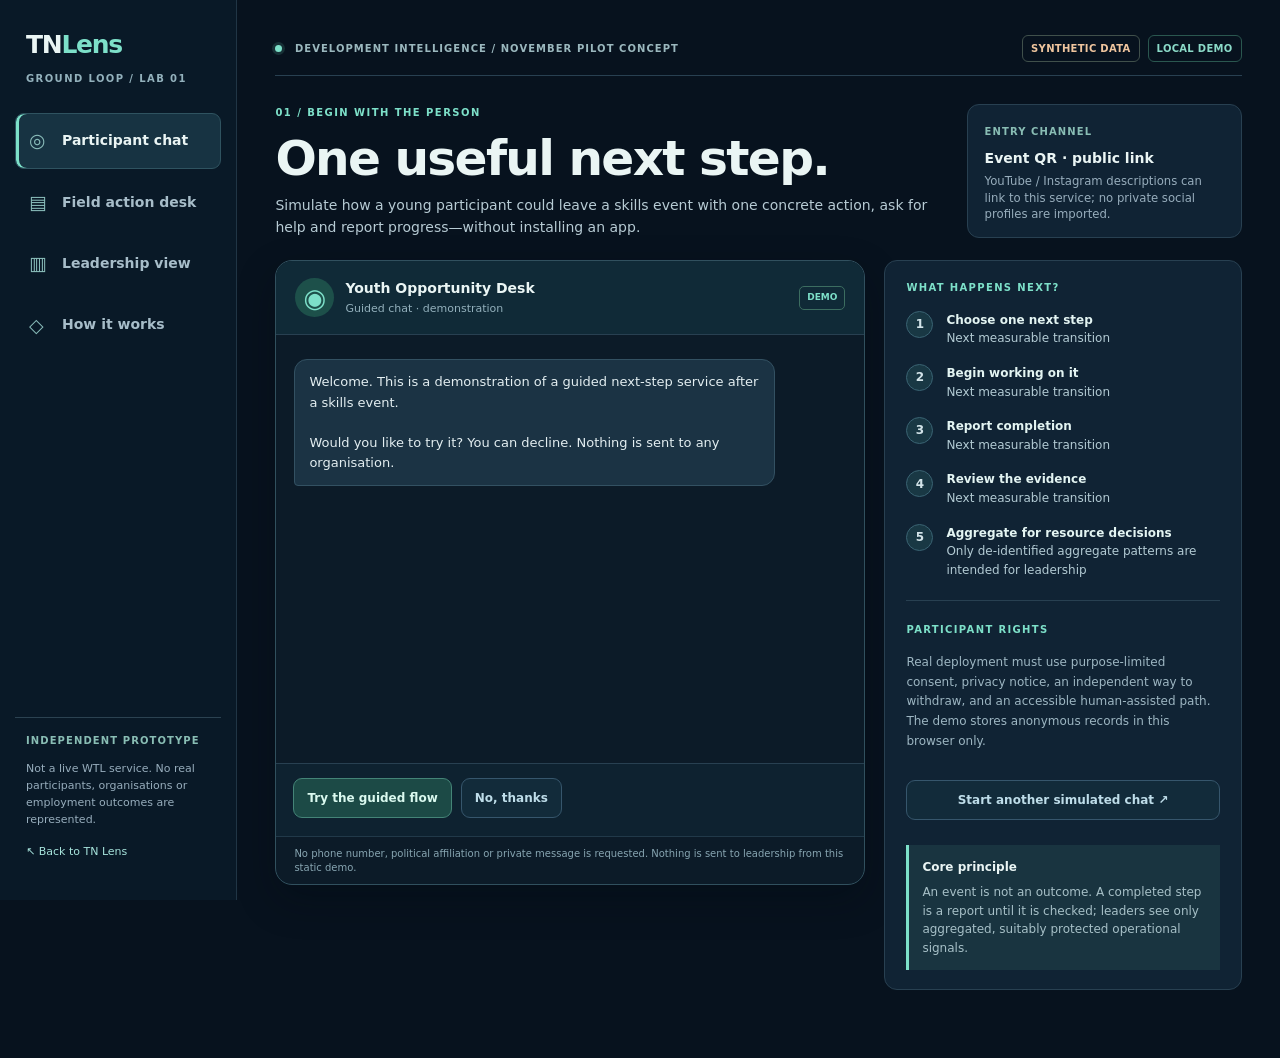
<file: static/loop/index.html>
<!doctype html>
<html lang="en"><head><meta charset="utf-8"><meta name="viewport" content="width=device-width,initial-scale=1"><meta name="theme-color" content="#09141e"><meta name="description" content="Ground Loop: an opt-in next-step to public-outcome prototype for TN Lens. Simulated only."><title>Ground Loop | TN Lens</title><link rel="stylesheet" href="./styles.css"></head>
<body><div class="shell">
<aside class="side" aria-label="Main navigation"><div class="brand">TN<span>Lens</span><small>GROUND LOOP / LAB 01</small></div>
<nav class="nav" aria-label="Views"><button class="navitem active" data-view="chat"><span class="navicon">◎</span>Participant chat</button><button class="navitem" data-view="field"><span class="navicon">▤</span>Field action desk</button><button class="navitem" data-view="leadership"><span class="navicon">▥</span>Leadership view</button><button class="navitem" data-view="architecture"><span class="navicon">◇</span>How it works</button></nav>
<div class="sidenote"><span class="tiny-label">INDEPENDENT PROTOTYPE</span><p>Not a live WTL service. No real participants, organisations or employment outcomes are represented.</p><a href="../">↖ Back to TN Lens</a></div></aside>
<main class="main"><header class="top"><div class="eyebrow"><span class="pulse"></span> DEVELOPMENT INTELLIGENCE / NOVEMBER PILOT CONCEPT</div><div class="topright"><span class="datatag">SYNTHETIC DATA</span><span class="mode" id="storage-mode">LOCAL DEMO</span></div></header>
<section class="page active" id="page-chat" aria-labelledby="chat-title"><div class="headline"><div><div class="kicker">01 / Begin with the person</div><h1 id="chat-title">One useful next step.</h1><p>Simulate how a young participant could leave a skills event with one concrete action, ask for help and report progress—without installing an app.</p></div><div class="headline-aside"><span class="smallcaps">ENTRY CHANNEL</span><b>Event QR · public link</b><small>YouTube / Instagram descriptions can link to this service; no private social profiles are imported.</small></div></div>
<div class="chat-grid"><div class="phone"><div class="phone-top"><div class="phone-id">◉</div><div><b>Youth Opportunity Desk</b><span>Guided chat · demonstration</span></div><span class="phone-online">DEMO</span></div><div class="chat-stream" id="chat-stream" aria-live="polite"></div><div class="chat-controls" id="chat-controls"></div><div class="phone-foot">No phone number, political affiliation or private message is requested. Nothing is sent to leadership from this static demo.</div></div>
<div class="sidepanel"><div class="panel-label">WHAT HAPPENS NEXT?</div><div class="journey" id="journey"></div><div class="sep"></div><div class="panel-label">PARTICIPANT RIGHTS</div><p class="fine">Real deployment must use purpose-limited consent, privacy notice, an independent way to withdraw, and an accessible human-assisted path. The demo stores anonymous records in this browser only.</p><button class="outline wide" id="new-session">Start another simulated chat ↗</button><div class="helpbox"><strong>Core principle</strong><span>An event is not an outcome. A completed step is a report until it is checked; leaders see only aggregated, suitably protected operational signals.</span></div></div></div></section>
<section class="page" id="page-field" aria-labelledby="field-title"><div class="headline"><div><div class="kicker">02 / Respond to real blockers</div><h1 id="field-title">Field action desk.</h1><p>Support requests and completion claims are converted into follow-up work, with reasons and auditable review decisions.</p></div><div class="headline-aside"><span class="smallcaps">SIMULATED OPERATIONS</span><b>Human-in-the-loop</b><small>In production, coordinators need access control and a separate protected case system.</small></div></div><div class="field-summary" id="field-metrics"></div><div class="field-layout"><div class="panel"><div class="panel-header"><h2>Attention queue</h2><span id="queue-count" class="count-pill"></span></div><div id="field-list" class="field-list"></div></div><div class="panel" id="field-detail"></div></div></section>
<section class="page" id="page-leadership" aria-labelledby="leader-title"><div class="headline"><div><div class="kicker">03 / Convert field evidence to decisions</div><h1 id="leader-title">Leadership intelligence.</h1><p>Every next step contributes an aggregate signal. Track completion, unsolved barriers and evidence quality before committing additional resources.</p></div><div class="actions"><button class="outline" id="export-digest">↓ Export leadership brief</button><button class="outline" id="export-csv">↓ Aggregate CSV</button></div></div><div class="synthetic-notice">These are <b>fictional demonstration records</b>, not results from We The Leaders, Tamil Nadu or any actual youth cohort. New demo interactions are held in your browser, not transmitted to a server.</div><div id="leader-metrics" class="metric-grid"></div><div class="leader-grid"><div class="panel"><div class="panel-header"><h2>Outcome waterfall</h2><span class="smallcaps">Cumulative count · same cohort</span></div><p class="fine">Each stage is a subset of the previous stage; the bars are <b>not additive</b>. Click one to inspect the records behind the number.</p><div id="funnel" class="funnel"></div><div id="funnel-detail" class="funnel-detail"></div></div><div class="panel"><div class="panel-header"><h2>Where help is needed</h2><span class="smallcaps">Open cases · demo</span></div><div id="barriers" class="barriers"></div><div class="sep"></div><h3>Resource scenario</h3><p class="fine">An illustrative capacity calculator, not a forecast of jobs created.</p><div class="inputs"><label>Volunteer-hours available<input id="vol-hours" type="number" inputmode="numeric" min="0" max="10000" value="12"></label><label>Hours per help case<input id="hours-per" type="number" inputmode="decimal" step="0.5" min="0.5" max="1000" value="2"></label></div><div id="scenario" class="scenario"></div></div></div><div class="panel learning"><div class="panel-header"><h2>Decision questions created by the data</h2><span class="smallcaps">Not algorithmic allocation</span></div><div id="decision-questions" class="questions"></div></div><div class="dataset-controls"><span>Dataset: <strong id="dataset-label">Synthetic fixtures + browser-local demos</strong></span><button class="text-button" id="clear-fixtures">Start with an empty dataset</button><button class="text-button" id="restore-fixtures">Restore synthetic dataset</button></div></section>
<section class="page" id="page-architecture" aria-labelledby="architecture-title"><div class="headline"><div><div class="kicker">04 / Practical deployment design</div><h1 id="architecture-title">The loop, not another app.</h1><p>One task produces an individual benefit and an aggregate learning signal. Human decisions connect the two.</p></div></div><div class="arch-steps"><article><span>01</span><h3>Enter through existing touchpoints</h3><p>Public event QR, direct link or a link in a published video description. A lightweight Tamil/English web chat; no installation or account mandatory for the first interaction.</p></article><article><span>02</span><h3>Create a real, measurable step</h3><p>Choose a CV, mentorship, portfolio or apprenticeship-related next step; opt into follow-up separately. No party membership or political data needed.</p></article><article><span>03</span><h3>Close the feedback loop</h3><p>Participant reports progress or a barrier. A permitted coordinator can offer support or request confirmation. Distinguish self-report from independently reviewed evidence.</p></article><article><span>04</span><h3>Surface aggregated patterns</h3><p>Aggregate by public-service topic and delivery programme, not by voting intention. Leaders see completion denominators, missingness, resource use and recurring barriers.</p></article><article><span>05</span><h3>Decide, test, measure again</h3><p>Document decisions to add mentors, improve information or collaborate with existing providers; measure whether the intervention affected the barrier, not only total events.</p></article></div>
<div class="arch-grid"><div class="panel"><h2>Production architecture</h2><code class="arch-code">Mobile web chat / PWA
    ↓
Authenticated civic case API
    ↓
Consent record · pseudonymous case
    ↓
Field task queue + evidence review
    ↓
Aggregated, de-identified signals
    ↓
TN Lens leadership decision brief</code><p class="fine">Centralised syncing is a future capability. This demo has no cloud case database or outreach automation.</p></div><div class="panel"><h2>Three deployment gates</h2><ul class="plain-list"><li><b>Authority:</b> check WTL's existing app and obtain the programme owner's approval; avoid parallel participant databases.</li><li><b>Privacy:</b> separate contact details and follow-up consent from dashboards; access roles, deletion, audit records, escalation and human review.</li><li><b>Channel:</b> do not assume WhatsApp Cloud API can be used by a political movement: Meta's WhatsApp Business Platform policy prohibits political parties, candidates and campaigns.</li></ul><a class="source-link" href="https://whatsappbusiness.com/policy/" target="_blank" rel="noopener noreferrer">Read Meta's WhatsApp policy ↗</a></div></div><div class="sourcebar">Sources: <a href="https://www.wetheleader.org/theme-detail?theme=youth-skilling-empowerment" target="_blank" rel="noopener noreferrer">WTL November programme</a> · <a href="https://whatsappbusiness.com/policy/" target="_blank" rel="noopener noreferrer">WhatsApp Business Platform policy</a></div></section>
</main></div><div id="toast" class="toast" role="status" aria-live="polite"></div><script src="./app.js" defer></script></body></html>
</file>
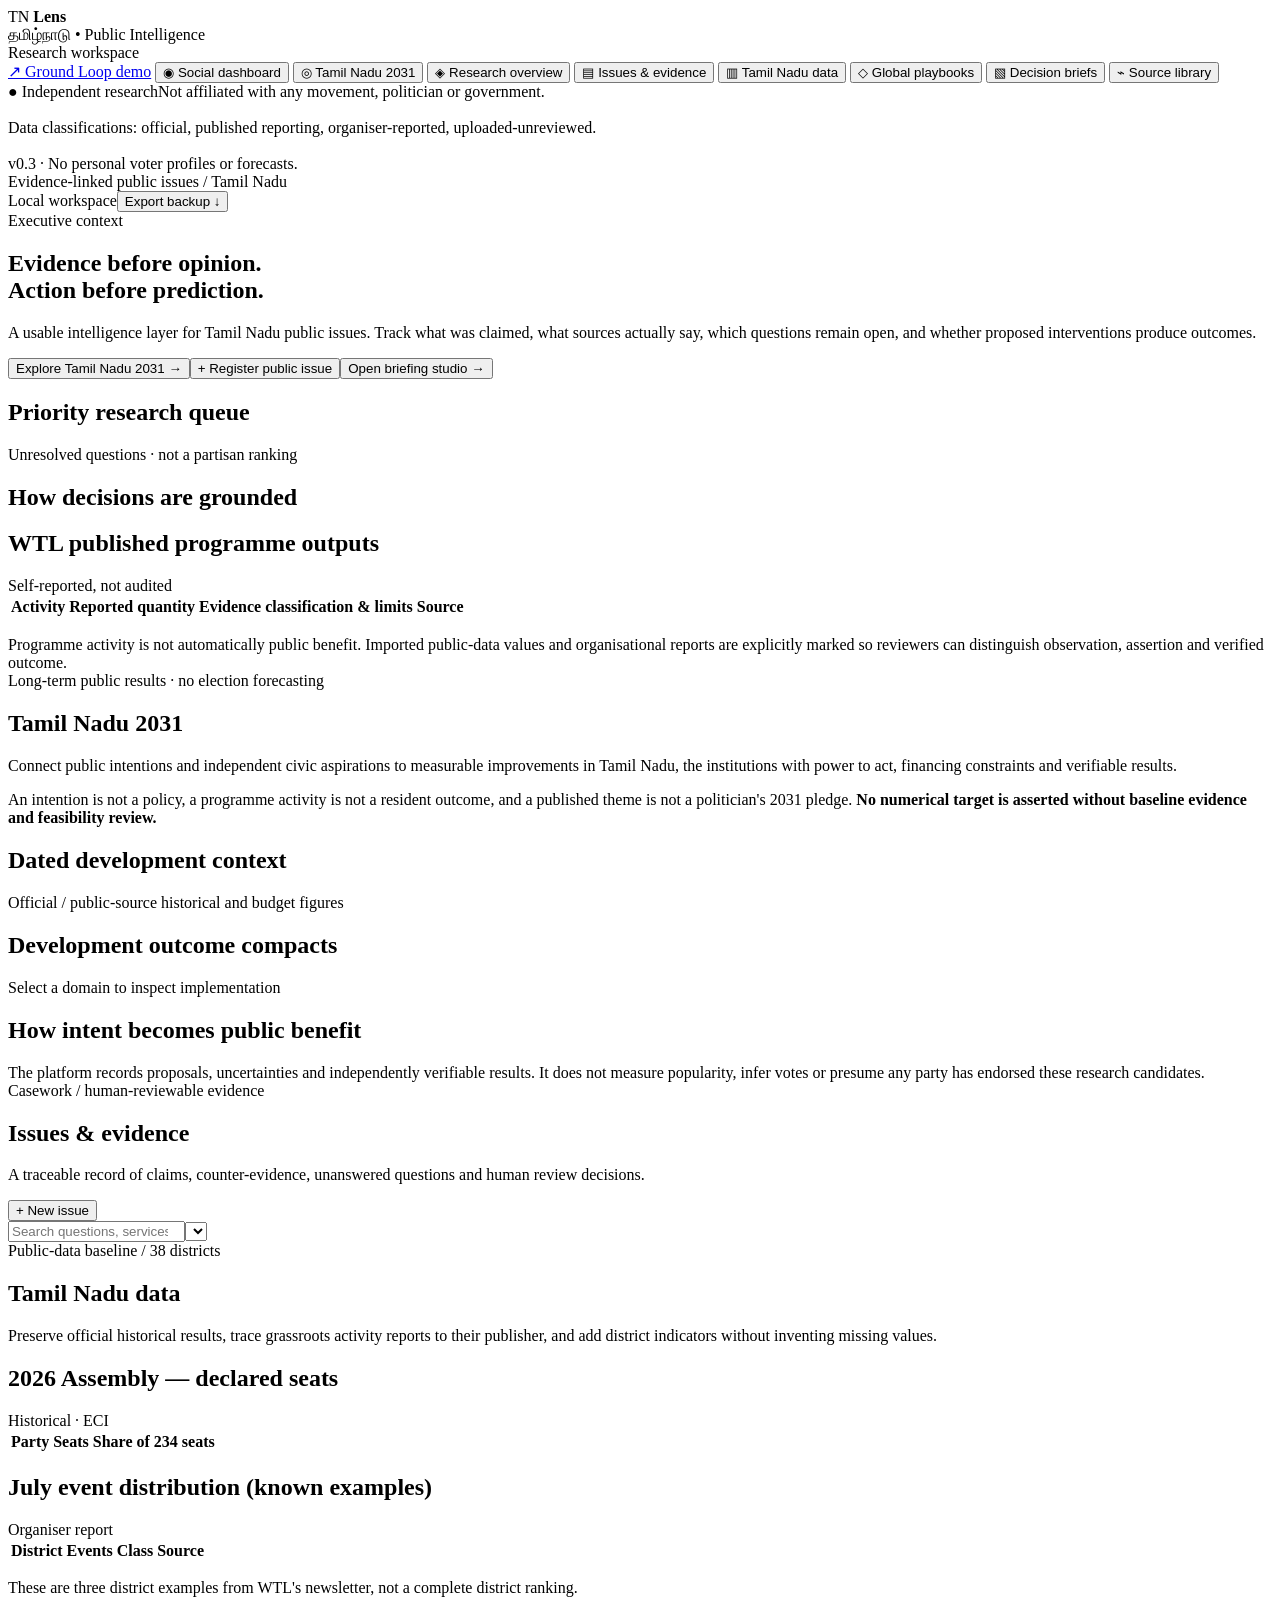
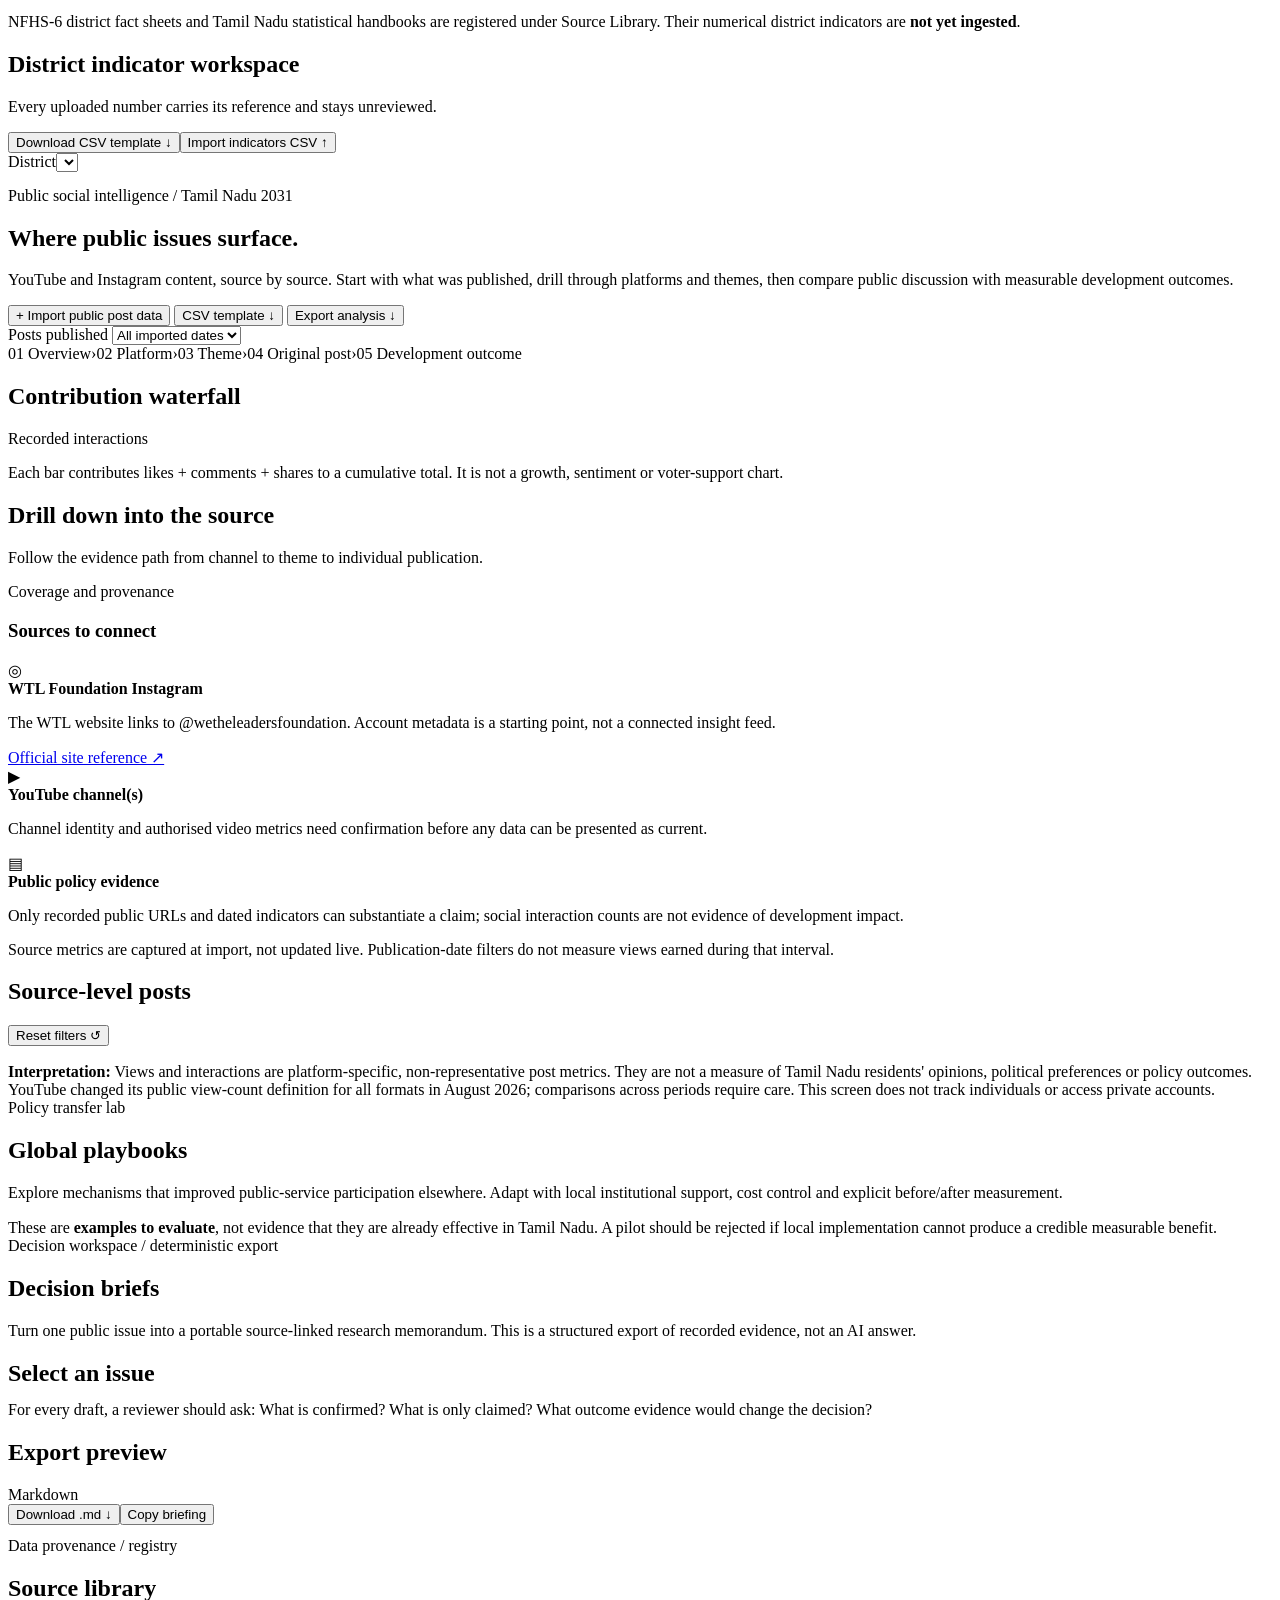
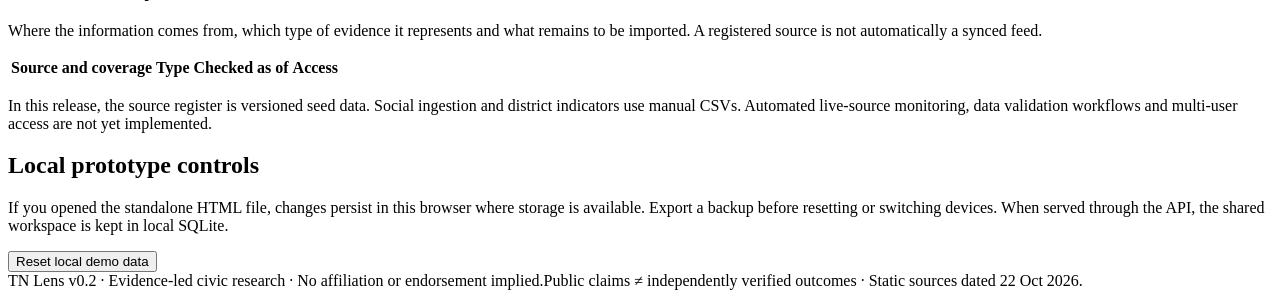
<file: templates/index.template.html>
<!doctype html>
<html lang="en">
<head>
<meta charset="utf-8">
<meta name="viewport" content="width=device-width,initial-scale=1">
<meta name="description" content="TN Lens — Independent public evidence and issue intelligence workspace for Tamil Nadu.">
<title>TN Lens · Public Intelligence</title>
<style>
/* STYLES_INJECT */
</style>
</head>
<body>
<div id="app">
  <aside class="side" aria-label="Primary navigation">
    <div class="brandrow"><div class="logo">TN <b>Lens</b></div><div class="sublogo">தமிழ்நாடு • Public Intelligence</div></div>
    <div class="sidehead">Research workspace</div>
    <nav class="nav" aria-label="Sections">
      <a class="loop-shortcut" href="loop/" aria-label="Open Ground Loop chat-to-outcome demo">↗ Ground Loop demo</a>
      <button type="button" class="active" data-nav="social"><span class="symbol">◉</span> Social dashboard</button>
      <button type="button" data-nav="development"><span class="symbol">◎</span> Tamil Nadu 2031</button>
      <button type="button" data-nav="overview"><span class="symbol">◈</span> Research overview</button>
      <button type="button" data-nav="issues"><span class="symbol">▤</span> Issues & evidence</button>
      <button type="button" data-nav="tndata"><span class="symbol">▥</span> Tamil Nadu data</button>
      <button type="button" data-nav="playbooks"><span class="symbol">◇</span> Global playbooks</button>
      <button type="button" data-nav="briefs"><span class="symbol">▧</span> Decision briefs</button>
      <button type="button" data-nav="sources"><span class="symbol">⌁</span> Source library</button>
    </nav>
    <div class="sidefoot"><span class="seed">● Independent research</span>Not affiliated with any movement, politician or government.<br><br>Data classifications: official, published reporting, organiser-reported, uploaded-unreviewed.<br><br>v0.3 · No personal voter profiles or forecasts.</div>
  </aside>
  <main class="main">
    <header class="top">
      <div class="top-left"><span class="dot"></span> Evidence-linked public issues <span class="meta">/</span> Tamil Nadu</div>
      <div class="top-right"><span id="connection-pill" class="server local">Local workspace</span><button type="button" class="btn quiet" data-action="export-json">Export backup ↓</button></div>
    </header>

    <section class="view active" id="view_overview" aria-label="Overview">
      <div class="kicker">Executive context <span id="asof" class="meta" style="margin-left:12px;letter-spacing:0;text-transform:none"></span></div>
      <h1 class="page-title">Evidence before opinion.<br><span class="accent-number">Action before prediction.</span></h1>
      <p class="page-lede">A usable intelligence layer for Tamil Nadu public issues. Track what was claimed, what sources actually say, which questions remain open, and whether proposed interventions produce outcomes.</p>
      <div class="wrap"><button class="btn primary" data-action="go" data-view="development">Explore Tamil Nadu 2031 →</button><button class="btn" data-action="new-issue">+ Register public issue</button><button class="btn" data-action="go" data-view="briefs">Open briefing studio →</button></div>
      <div class="metrics" id="overview_metrics"></div>
      <div class="cols">
        <section class="card"><div class="card-head"><h2>Priority research queue</h2><span class="fine">Unresolved questions · not a partisan ranking</span></div><div id="home_decisions"></div></section>
        <section class="card"><div class="card-head"><h2>How decisions are grounded</h2></div><div id="home_workflow"></div></section>
      </div>
      <div class="section-row"><h2 class="section-title">WTL published programme outputs</h2><span class="chip reported">Self-reported, not audited</span></div>
      <div class="card slim table-wrap"><table><thead><tr><th>Activity</th><th>Reported quantity</th><th>Evidence classification & limits</th><th>Source</th></tr></thead><tbody id="home_programmes"></tbody></table></div>
      <div class="notice" style="margin-top:17px">Programme activity is not automatically public benefit. Imported public-data values and organisational reports are explicitly marked so reviewers can distinguish observation, assertion and verified outcome.</div>
    </section>


    <section class="view" id="view_development" aria-label="Tamil Nadu development outcomes for 2031">
      <div class="kicker">Long-term public results · no election forecasting</div>
      <h1 class="page-title">Tamil Nadu <span class="accent-number">2031</span></h1>
      <p class="page-lede">Connect public intentions and independent civic aspirations to measurable improvements in Tamil Nadu, the institutions with power to act, financing constraints and verifiable results.</p>
      <div class="notice cool">An intention is not a policy, a programme activity is not a resident outcome, and a published theme is not a politician's 2031 pledge. <b>No numerical target is asserted without baseline evidence and feasibility review.</b></div>
      <div class="section-row"><h2 class="section-title">Dated development context</h2><span class="fine">Official / public-source historical and budget figures</span></div>
      <div class="metrics dev-context" id="development_context"></div>
      <div class="section-row"><h2 class="section-title">Development outcome compacts</h2><span class="fine">Select a domain to inspect implementation</span></div>
      <div class="dev-layout"><div class="dev-goals" id="development_goals"></div><section class="card dev-detail" id="development_detail" aria-live="polite"></section></div>
      <div class="section-row"><h2 class="section-title">How intent becomes public benefit</h2></div>
      <div class="dev-stages" id="development_stages"></div>
      <div class="notice" style="margin-top:18px">The platform records proposals, uncertainties and independently verifiable results. It does not measure popularity, infer votes or presume any party has endorsed these research candidates.</div>
    </section>

    <section class="view" id="view_issues" aria-label="Issue registry">
      <div class="page-heading"><div><div class="kicker">Casework / human-reviewable evidence</div><h1 class="page-title">Issues & evidence</h1><p class="page-lede">A traceable record of claims, counter-evidence, unanswered questions and human review decisions.</p></div><button class="btn primary" data-action="new-issue">+ New issue</button></div>
      <div class="filterrow"><input id="filter_search" type="search" placeholder="Search questions, services and districts" aria-label="Search case records"><select id="filter_status" aria-label="Filter by review status"></select></div>
      <div class="cases"><div class="case-list" id="case_list"></div><div id="case_detail"></div></div>
    </section>

    <section class="view" id="view_tndata" aria-label="Tamil Nadu public data">
      <div class="kicker">Public-data baseline / 38 districts</div><h1 class="page-title">Tamil Nadu data</h1>
      <p class="page-lede">Preserve official historical results, trace grassroots activity reports to their publisher, and add district indicators without inventing missing values.</p>
      <div class="cols">
        <section class="card"><div class="card-head"><h2>2026 Assembly — declared seats</h2><span class="chip">Historical · ECI</span></div><div class="table-wrap"><table><thead><tr><th>Party</th><th>Seats</th><th>Share of 234 seats</th></tr></thead><tbody id="election_seats"></tbody></table></div><p id="data_footnote" class="fine" style="margin-top:14px"></p></section>
        <div><section class="card"><div class="card-head"><h2>July event distribution (known examples)</h2><span class="chip reported">Organiser report</span></div><div class="table-wrap"><table><thead><tr><th>District</th><th>Events</th><th>Class</th><th>Source</th></tr></thead><tbody id="district_events"></tbody></table></div><p class="fine">These are three district examples from WTL's newsletter, not a complete district ranking.</p></section><div class="notice cool" style="margin-top:14px">NFHS-6 district fact sheets and Tamil Nadu statistical handbooks are registered under Source Library. Their numerical district indicators are <b>not yet ingested</b>.</div></div>
      </div>
      <div class="section-row"><div><h2 class="section-title">District indicator workspace</h2><p class="fine">Every uploaded number carries its reference and stays unreviewed.</p></div><div class="wrap"><button class="btn quiet" data-action="template-indicators">Download CSV template ↓</button><button class="btn primary" data-action="import-indicators">Import indicators CSV ↑</button></div></div>
      <div class="card"><div class="select-row" style="margin-bottom:15px"><label for="district_filter" class="fine">District</label><select id="district_filter"></select><span class="fine" id="indicator_count"></span></div><div id="indicator_rows"></div></div>
    </section>

    <section class="view" id="view_social" aria-label="Social intelligence dashboard">
      <div class="social-hero">
        <div>
          <div class="kicker">Public social intelligence / Tamil Nadu 2031</div>
          <h1 class="page-title">Where public issues <span class="accent-number">surface.</span></h1>
          <p class="page-lede">YouTube and Instagram content, source by source. Start with what was published, drill through platforms and themes, then compare public discussion with measurable development outcomes.</p>
          <div class="social-breadcrumbs" id="social_breadcrumbs" aria-label="Social analysis drill-down breadcrumbs"></div>
        </div>
        <div class="wrap">
          <button class="btn primary" data-action="import-social" type="button">+ Import public post data</button>
          <button class="btn quiet" data-action="template-social" type="button">CSV template ↓</button>
          <button class="btn quiet" data-social="export-social" type="button">Export analysis ↓</button>
        </div>
      </div>
      <div class="social-source-bar" id="social_status" role="status" aria-live="polite"></div>
      <div class="social-toolbar">
        <div class="social-platform-switch" id="social_platform_switch" aria-label="Platform filter"></div>
        <label class="social-period" for="social_period">Posts published <select id="social_period"><option value="all">All imported dates</option><option value="7">Last 7 days</option><option value="30">Last 30 days</option><option value="90">Last 90 days</option></select></label>
      </div>
      <div class="social-kpis" id="social_metrics" aria-label="Social metrics in selected scope"></div>
      <div class="social-stages" aria-label="Waterfall research navigation"><span class="active-stage">01 Overview</span><span class="stage-arrow">›</span><span>02 Platform</span><span class="stage-arrow">›</span><span>03 Theme</span><span class="stage-arrow">›</span><span>04 Original post</span><span class="stage-arrow">›</span><span>05 Development outcome</span></div>
      <div class="social-water-layout">
        <section class="social-panel social-chart-card" aria-labelledby="social_water_title">
          <div class="card-head"><h2 id="social_water_title">Contribution waterfall</h2><span class="chip">Recorded interactions</span></div>
          <p class="social-panel-lede">Each bar contributes likes + comments + shares to a cumulative total. It is not a growth, sentiment or voter-support chart.</p>
          <div id="social_waterfall" aria-live="polite"></div>
        </section>
        <section class="social-panel social-drill-card" aria-labelledby="social_drill_title">
          <div class="card-head"><h2 id="social_drill_title">Drill down into the source</h2><span class="fine" id="social_drill_stage"></span></div>
          <p class="social-panel-lede">Follow the evidence path from channel to theme to individual publication.</p>
          <div id="social_drill" aria-live="polite"></div>
        </section>
      </div>
      <div class="social-bridge-grid">
        <section class="social-panel social-goal-panel" id="social_goal_context" aria-label="Link social themes to development goals"></section>
        <section class="social-panel social-source-ready" aria-labelledby="social_sources_title">
          <div class="social-section-label">Coverage and provenance</div><h3 id="social_sources_title">Sources to connect</h3>
          <div class="social-source-item"><span class="bullet">◎</span><div><strong>WTL Foundation Instagram</strong><p>The WTL website links to @wetheleadersfoundation. Account metadata is a starting point, not a connected insight feed.</p><a href="https://www.wetheleader.org/" target="_blank" rel="noopener noreferrer">Official site reference ↗</a></div></div>
          <div class="social-source-item"><span class="bullet">▶</span><div><strong>YouTube channel(s)</strong><p>Channel identity and authorised video metrics need confirmation before any data can be presented as current.</p></div></div>
          <div class="social-source-item"><span class="bullet">▤</span><div><strong>Public policy evidence</strong><p>Only recorded public URLs and dated indicators can substantiate a claim; social interaction counts are not evidence of development impact.</p></div></div>
          <div class="social-water-note">Source metrics are captured at import, not updated live. Publication-date filters do not measure views earned during that interval.</div>
        </section>
      </div>
      <section class="card social-post-table" aria-label="Public posts and source references">
        <div class="card-head"><h2>Source-level posts</h2><button class="btn quiet small" type="button" data-social="reset-social">Reset filters ↺</button></div>
        <div id="social_post_list"></div>
        <p class="fine" id="social_evidence_footer" style="margin-top:12px"></p>
      </section>
      <div class="notice cool" style="margin-top:17px"><b>Interpretation:</b> Views and interactions are platform-specific, non-representative post metrics. They are not a measure of Tamil Nadu residents' opinions, political preferences or policy outcomes. YouTube changed its public view-count definition for all formats in August 2026; comparisons across periods require care. This screen does not track individuals or access private accounts.</div>
    </section>

    <section class="view" id="view_playbooks" aria-label="Global policy playbooks">
      <div class="kicker">Policy transfer lab</div><h1 class="page-title">Global playbooks</h1>
      <p class="page-lede">Explore mechanisms that improved public-service participation elsewhere. Adapt with local institutional support, cost control and explicit before/after measurement.</p>
      <div class="cols3" id="playbooks_grid"></div>
      <div class="notice" style="margin-top:17px">These are <b>examples to evaluate</b>, not evidence that they are already effective in Tamil Nadu. A pilot should be rejected if local implementation cannot produce a credible measurable benefit.</div>
    </section>

    <section class="view" id="view_briefs" aria-label="Source-linked briefing studio">
      <div class="kicker">Decision workspace / deterministic export</div><h1 class="page-title">Decision briefs</h1>
      <p class="page-lede">Turn one public issue into a portable source-linked research memorandum. This is a structured export of recorded evidence, not an AI answer.</p>
      <div class="cols"><div><h2 class="section-title" style="margin-bottom:13px">Select an issue</h2><div class="question-cards" id="brief_issues"></div><div class="notice cool" style="margin-top:14px">For every draft, a reviewer should ask: What is confirmed? What is only claimed? What outcome evidence would change the decision?</div></div><section class="card"><div class="card-head"><h2>Export preview</h2><span class="chip">Markdown</span></div><div class="wrap" id="brief_actions" style="margin-bottom:12px"><button class="btn primary" data-action="download-brief">Download .md ↓</button><button class="btn" data-action="copy-brief">Copy briefing</button></div><div class="brief-preview" id="brief_content"></div></section></div>
    </section>

    <section class="view" id="view_sources" aria-label="Source library">
      <div class="kicker">Data provenance / registry</div><h1 class="page-title">Source library</h1>
      <p class="page-lede">Where the information comes from, which type of evidence it represents and what remains to be imported. A registered source is not automatically a synced feed.</p>
      <div class="card table-wrap"><table><thead><tr><th>Source and coverage</th><th>Type</th><th>Checked as of</th><th>Access</th></tr></thead><tbody id="source_rows"></tbody></table></div>
      <div class="notice cool" style="margin-top:17px">In this release, the source register is versioned seed data. Social ingestion and district indicators use manual CSVs. Automated live-source monitoring, data validation workflows and multi-user access are not yet implemented.</div>
      <div class="section-row"><h2 class="section-title">Local prototype controls</h2></div><div class="card slim"><p class="fine">If you opened the standalone HTML file, changes persist in this browser where storage is available. Export a backup before resetting or switching devices. When served through the API, the shared workspace is kept in local SQLite.</p><button class="btn danger" data-action="reset-local">Reset local demo data</button></div>
    </section>

    <footer class="footer"><span>TN Lens v0.2 · Evidence-led civic research · No affiliation or endorsement implied.</span><span>Public claims ≠ independently verified outcomes · Static sources dated 22 Oct 2026.</span></footer>
  </main>
</div>
<input id="csv_file" type="file" accept=".csv,text/csv" style="display:none" aria-label="CSV import">
<div class="modal-backdrop" id="modal_backdrop" aria-hidden="true"><div class="modal" id="modal_root" role="dialog" aria-modal="true" aria-label="Edit research record"></div></div>
<div id="toast" class="toast" role="status" aria-live="polite"></div>
<script type="application/json" id="seed-data">/* SEED_INJECT */</script>
<script type="application/json" id="development-data">/* DEVELOPMENT_INJECT */</script>
<script>
/* SCRIPT_INJECT */
</script>
</body></html>
</file>
<file: static/loop/styles.css>
:root{color-scheme:dark;--bg:#07121e;--sidebar:#091927;--panel:#102334;--panel2:#132c3c;--line:#284051;--ink:#eaf5f4;--muted:#97adbc;--accent:#7de0c9;--accent2:#bed7e7;--amber:#ffd19a;--shadow:0 15px 38px #0209124d}*{box-sizing:border-box}body{margin:0;background:var(--bg);color:var(--ink);font:14px/1.55 Inter,ui-sans-serif,system-ui,-apple-system,Segoe UI,Roboto,'Noto Sans Tamil',sans-serif}button,input{font:inherit}button{cursor:pointer}a{color:#a7e4dc;text-decoration:none}a:hover{text-decoration:underline}button:focus-visible,a:focus-visible,input:focus-visible{outline:2px solid var(--accent);outline-offset:3px}.shell{display:grid;grid-template-columns:237px minmax(0,1fr);min-height:100vh}.side{height:100vh;position:sticky;top:0;background:var(--sidebar);border-right:1px solid #203545;padding:26px 15px;display:flex;flex-direction:column}.brand{font-size:25px;font-weight:850;letter-spacing:-1.3px;padding:0 11px 27px}.brand span{color:var(--accent)}.brand small{display:block;font-size:10px;color:#93b1bc;font-weight:740;letter-spacing:1.4px;margin-top:6px}.nav{display:grid;gap:6px}.navitem{padding:12px 13px;background:transparent;border:1px solid transparent;border-radius:9px;text-align:left;color:#a7bdc9;font-weight:650;display:flex;gap:11px;align-items:center}.navitem:hover,.navitem.active{background:#173342;border-color:#2f5360;color:var(--ink)}.navitem.active{box-shadow:inset 3px 0 var(--accent)}.navicon{font-size:19px;color:#89bcb9;width:22px}.sidenote{margin-top:auto;padding:14px 11px;border-top:1px solid #2b4251;color:var(--muted);font-size:11px}.sidenote a{display:block;margin-top:15px}.tiny-label,.smallcaps{font-size:10px;letter-spacing:1.1px;font-weight:770;color:#89bdb4;text-transform:uppercase}.main{min-width:0;max-width:1570px;width:100%;margin:0 auto;padding:22px clamp(16px,3vw,44px) 68px}.top{display:flex;justify-content:space-between;align-items:center;gap:12px;min-height:54px;border-bottom:1px solid var(--line);margin-bottom:28px}.eyebrow{font-size:10px;letter-spacing:1.05px;font-weight:800;color:#9bb8be}.pulse{display:inline-block;width:7px;height:7px;border-radius:50%;background:var(--accent);margin-right:8px;box-shadow:0 0 0 3px #74e2c325}.topright{display:flex;align-items:center;gap:8px}.datatag,.mode{padding:5px 8px;border:1px solid #40504b;border-radius:6px;color:#efc59e;font-size:10px;font-weight:800;letter-spacing:.3px}.mode{color:#8bdac8;border-color:#2a574f}.page{display:none}.page.active{display:block}.headline{display:flex;align-items:end;justify-content:space-between;gap:30px;margin-bottom:22px}.headline>div:first-child{max-width:790px}.kicker{font-size:10px;color:var(--accent);letter-spacing:1.45px;font-weight:850;text-transform:uppercase}.headline h1{font-size:clamp(30px,3.8vw,51px);line-height:1.16;letter-spacing:-1.7px;margin:9px 0}.headline p{font-size:14px;color:#b7cbd4;max-width:720px;margin:0}.headline-aside{min-width:190px;max-width:275px;padding:15px 17px;border:1px solid var(--line);border-radius:12px;background:#102334}.headline-aside b{display:block;margin:6px 0 4px}.headline-aside small{display:block;color:var(--muted);line-height:1.4}.chat-grid{display:grid;grid-template-columns:minmax(325px,590px) minmax(260px,1fr);gap:19px;align-items:start}.phone{background:#0c1b28;border:1px solid #31505e;border-radius:17px;min-height:625px;display:flex;flex-direction:column;overflow:hidden;box-shadow:var(--shadow)}.phone-top{display:flex;align-items:center;gap:11px;padding:17px 19px;border-bottom:1px solid var(--line);background:#102a37}.phone-id{border-radius:50%;background:#1d504a;color:var(--accent);font-size:26px;width:39px;height:39px;display:grid;place-items:center}.phone-top b{display:block}.phone-top span:not(.phone-online){display:block;color:#93b0bc;font-size:11px}.phone-online{margin-left:auto;color:var(--accent);border:1px solid #3c6d60;border-radius:5px;padding:4px 7px;font-size:9px;font-weight:800}.chat-stream{padding:24px 18px 10px;min-height:380px;max-height:480px;overflow:auto;flex:1;display:flex;flex-direction:column;gap:13px}.bubble{max-width:87%;font-size:13px;padding:12px 14px;line-height:1.55;border-radius:13px 13px 13px 4px;background:#1b3344;align-self:flex-start;color:#e3eef1;border:1px solid #335162;white-space:pre-wrap}.bubble.user{align-self:flex-end;background:#20504b;border-color:#3a8277;border-radius:13px 13px 4px 13px;color:#eefcf8}.bubble small{display:block;margin-top:5px;font-size:10px;color:#aac5c4}.chat-controls{padding:14px 17px 18px;display:flex;flex-wrap:wrap;gap:9px;border-top:1px solid var(--line);background:#0e2230;min-height:71px;align-items:center}.chat-btn,.outline{border:1px solid #448477;background:#1c4a46;color:#daf9ef;border-radius:9px;padding:10px 13px;font-weight:740;font-size:12px}.chat-btn:hover,.outline:hover{background:#285b56}.chat-btn.secondary,.outline{background:#122b3a;border-color:#36566c;color:#bedde9}.chat-btn.secondary:hover,.outline:hover{background:#1d3b4d}.chat-btn.warn{background:#573a33;color:#fce0cf;border-color:#946550}.phone-foot{padding:10px 18px;color:#87a5b1;font-size:10px;line-height:1.35;border-top:1px solid #213949}.sidepanel,.panel{padding:19px 21px;background:var(--panel);border:1px solid var(--line);border-radius:13px}.panel-label{font-size:10px;font-weight:850;letter-spacing:1.35px;color:var(--accent);margin-bottom:15px}.journey{display:grid;gap:16px}.journey-item{display:flex;gap:13px;align-items:start;color:#b3cbd4;font-size:12px}.journey-number{display:grid;place-items:center;flex:0 0 27px;height:27px;border:1px solid #3a6373;background:#193844;color:#d3e4e9;border-radius:50%;font-weight:850}.journey-item.done .journey-number{background:#28685e;border-color:#479d8b;color:#f2fbf8}.journey-item strong{display:block;color:#e3f4f2;font-size:12px}.sep{height:1px;background:var(--line);margin:21px 0}.fine{font-size:12px;color:#9db6c2;line-height:1.65}.wide{width:100%;margin-top:16px}.helpbox{background:#193440;border-left:3px solid var(--accent);padding:13px;margin-top:25px;font-size:12px}.helpbox strong{display:block;margin-bottom:6px}.helpbox span{color:#a7c0c7}.actions{display:flex;gap:8px;flex-wrap:wrap}.synthetic-notice{border:1px solid #654f32;background:#332a25;color:#f3d3b1;border-radius:10px;padding:12px 15px;font-size:12px;margin:13px 0 19px}.metric-grid,.field-summary{display:grid;grid-template-columns:repeat(4,minmax(0,1fr));gap:12px;margin:16px 0 19px}.field-summary{grid-template-columns:repeat(3,minmax(0,1fr))}.metric{background:var(--panel);border:1px solid var(--line);border-radius:12px;padding:16px 18px}.metric .value{font-size:29px;font-weight:840;letter-spacing:-1px;margin:3px 0}.metric .mlabel{font-size:11px;color:#a6c0c8}.metric .sub{font-size:10px;color:#82acb2}.leader-grid{display:grid;grid-template-columns:1.2fr minmax(280px,1fr);gap:15px}.panel-header{display:flex;align-items:center;justify-content:space-between;gap:9px;margin-bottom:17px}.panel h2{margin:0;font-size:17px;letter-spacing:-.25px}.panel h3{font-size:14px;margin:13px 0 7px}.funnel{display:grid;gap:13px;margin:20px 0}.funnel-row{display:grid;grid-template-columns:128px 1fr 34px;gap:10px;align-items:center;background:transparent;border:0;color:var(--ink);padding:0;width:100%;text-align:left}.funnel-row .nm{font-size:11px;color:#c4d6d9}.track{height:19px;border-radius:4px;background:#1b394a;overflow:hidden}.track span{height:100%;display:block;background:#73c9b9;transition:width .2s}.funnel-row.active .track span,.funnel-row:hover .track span{background:#efc58f}.funnel-row .cnt{text-align:right;font-weight:800;font-variant-numeric:tabular-nums}.funnel-detail{margin-top:17px;padding:13px;border-radius:8px;background:#193440;color:#b5cdd1;font-size:11px;line-height:1.5;min-height:64px}.barriers{display:grid;gap:10px}.barrier{display:grid;grid-template-columns:135px minmax(0,1fr) 25px;align-items:center;gap:9px;font-size:11px}.barrier .track{height:10px}.barrier .track span{background:#eac38d}.barrier .cnt{font-weight:800;text-align:right}.inputs{display:grid;grid-template-columns:1fr 1fr;gap:10px}.inputs label{font-size:10px;color:#acbfc8}.inputs input{display:block;width:100%;background:#0a1c2b;border:1px solid #38576b;color:var(--ink);border-radius:8px;padding:9px 10px;margin-top:7px}.scenario{border:1px solid #31596a;background:#163441;margin-top:14px;padding:13px;border-radius:8px;font-size:12px}.scenario strong{font-size:18px;color:#ade6d8}.learning{margin-top:15px}.questions{display:grid;grid-template-columns:repeat(3,minmax(0,1fr));gap:11px}.question{border:1px solid #375166;border-radius:9px;padding:14px;background:#122a3a;font-size:12px;color:#c7d9dc}.question b{color:#b1e2d5;display:block;margin-bottom:7px;font-size:11px}.dataset-controls{display:flex;flex-wrap:wrap;justify-content:space-between;gap:12px;margin-top:19px;color:var(--muted);font-size:11px}.text-button{background:transparent;border:0;color:#a2d6d3;text-decoration:underline;padding:0;font-size:11px}.field-layout{display:grid;grid-template-columns:minmax(260px,370px) minmax(0,1fr);gap:15px;align-items:start}.field-list{display:grid;gap:8px;max-height:640px;overflow:auto}.case-button{display:block;padding:13px 14px;text-align:left;background:#152d40;border:1px solid #2d4c5c;border-radius:9px;color:var(--ink)}.case-button.active,.case-button:hover{border-color:#75c9b9;background:#1c3d46}.case-button .case-meta{display:block;font-size:10px;color:#9fb5c5;margin-bottom:5px}.case-button b{font-size:12px;display:block}.pill{display:inline-block;padding:3px 7px;font-size:9px;font-weight:800;color:#ebd4ad;background:#443b2c;border-radius:100px;margin-top:8px}.pill.complete{color:#a7edd9;background:#225044}.count-pill{border-radius:99px;background:#235056;color:#a2f1e1;padding:4px 8px;font-size:10px;font-weight:800}.field-detail h2{margin:0 0 10px}.case-dl{display:grid;grid-template-columns:128px 1fr;gap:10px;font-size:12px;margin:17px 0}.case-dl dt{color:#95b1bc}.case-dl dd{margin:0;color:#e1eff0}.select{padding:10px 11px;background:#0c2435;border:1px solid #395a6a;border-radius:8px;color:#e1eff0;max-width:100%;width:100%;margin-bottom:9px}.detail-note{font-size:11px;color:#a1bac3;margin-top:9px}.arch-steps{display:grid;grid-template-columns:repeat(5,1fr);gap:10px;margin:24px 0}.arch-steps article{border:1px solid var(--line);border-radius:12px;background:var(--panel);padding:16px}.arch-steps span{display:inline-block;font-size:22px;color:var(--accent);font-weight:850}.arch-steps h3{font-size:13px;line-height:1.3;margin:14px 0 9px}.arch-steps p{font-size:11px;color:var(--muted)}.arch-grid{display:grid;grid-template-columns:1fr 1fr;gap:14px}.arch-code{display:block;white-space:pre-wrap;font-size:12px;padding:15px;background:#071826;border-radius:8px;color:#addbd5;line-height:1.8}.plain-list{padding-left:19px;font-size:12px;color:#c5d4db}.plain-list li{margin-bottom:11px}.source-link,.sourcebar{font-size:11px;color:#a4d5d7}.sourcebar{margin-top:25px}.toast{position:fixed;bottom:20px;right:20px;background:#285c51;color:#f1f9f5;padding:12px 18px;border-radius:10px;box-shadow:var(--shadow);font-size:12px;display:none;z-index:20}.toast.show{display:block}@media(max-width:1100px){.chat-grid{grid-template-columns:minmax(310px,1.15fr) 1fr}.arch-steps{grid-template-columns:repeat(3,1fr)}.metric-grid{grid-template-columns:repeat(2,1fr)}.questions{grid-template-columns:1fr}}@media(max-width:780px){.shell{grid-template-columns:1fr}.side{height:auto;position:relative;padding:13px 14px 9px;border-right:0;border-bottom:1px solid var(--line)}.brand{padding:0 3px 9px;font-size:20px}.brand small{font-size:8px}.nav{display:flex;gap:6px;overflow:auto;margin-top:6px}.navitem{font-size:11px;white-space:nowrap;padding:9px 10px}.navicon{font-size:14px;width:auto}.sidenote{display:none}.main{padding:11px 15px 35px}.top{margin-bottom:22px}.eyebrow{font-size:9px}.headline{align-items:start;flex-direction:column;gap:13px}.headline-aside{max-width:none;width:100%;min-width:0}.chat-grid,.field-layout,.leader-grid,.arch-grid{grid-template-columns:1fr}.phone{min-height:610px}.chat-stream{min-height:390px;max-height:480px}.sidepanel{padding:17px}.arch-steps{grid-template-columns:repeat(2,1fr)}.field-summary{grid-template-columns:repeat(3,minmax(0,1fr))}.panel{padding:17px}.headline h1{font-size:32px}.actions{width:100%}.actions .outline{flex:1}}@media(max-width:440px){.topright{gap:4px}.eyebrow{max-width:190px;line-height:1.3}.datatag,.mode{font-size:8px;padding:3px}.metric-grid{grid-template-columns:repeat(2,minmax(0,1fr))}.metric{padding:13px}.metric .value{font-size:25px}.field-summary{grid-template-columns:1fr 1fr}.arch-steps{grid-template-columns:1fr}.barrier{grid-template-columns:115px 1fr 23px}.funnel-row{grid-template-columns:108px 1fr 24px}.dataset-controls{display:grid}.phone{min-height:605px}.bubble{max-width:94%}}
</file>
